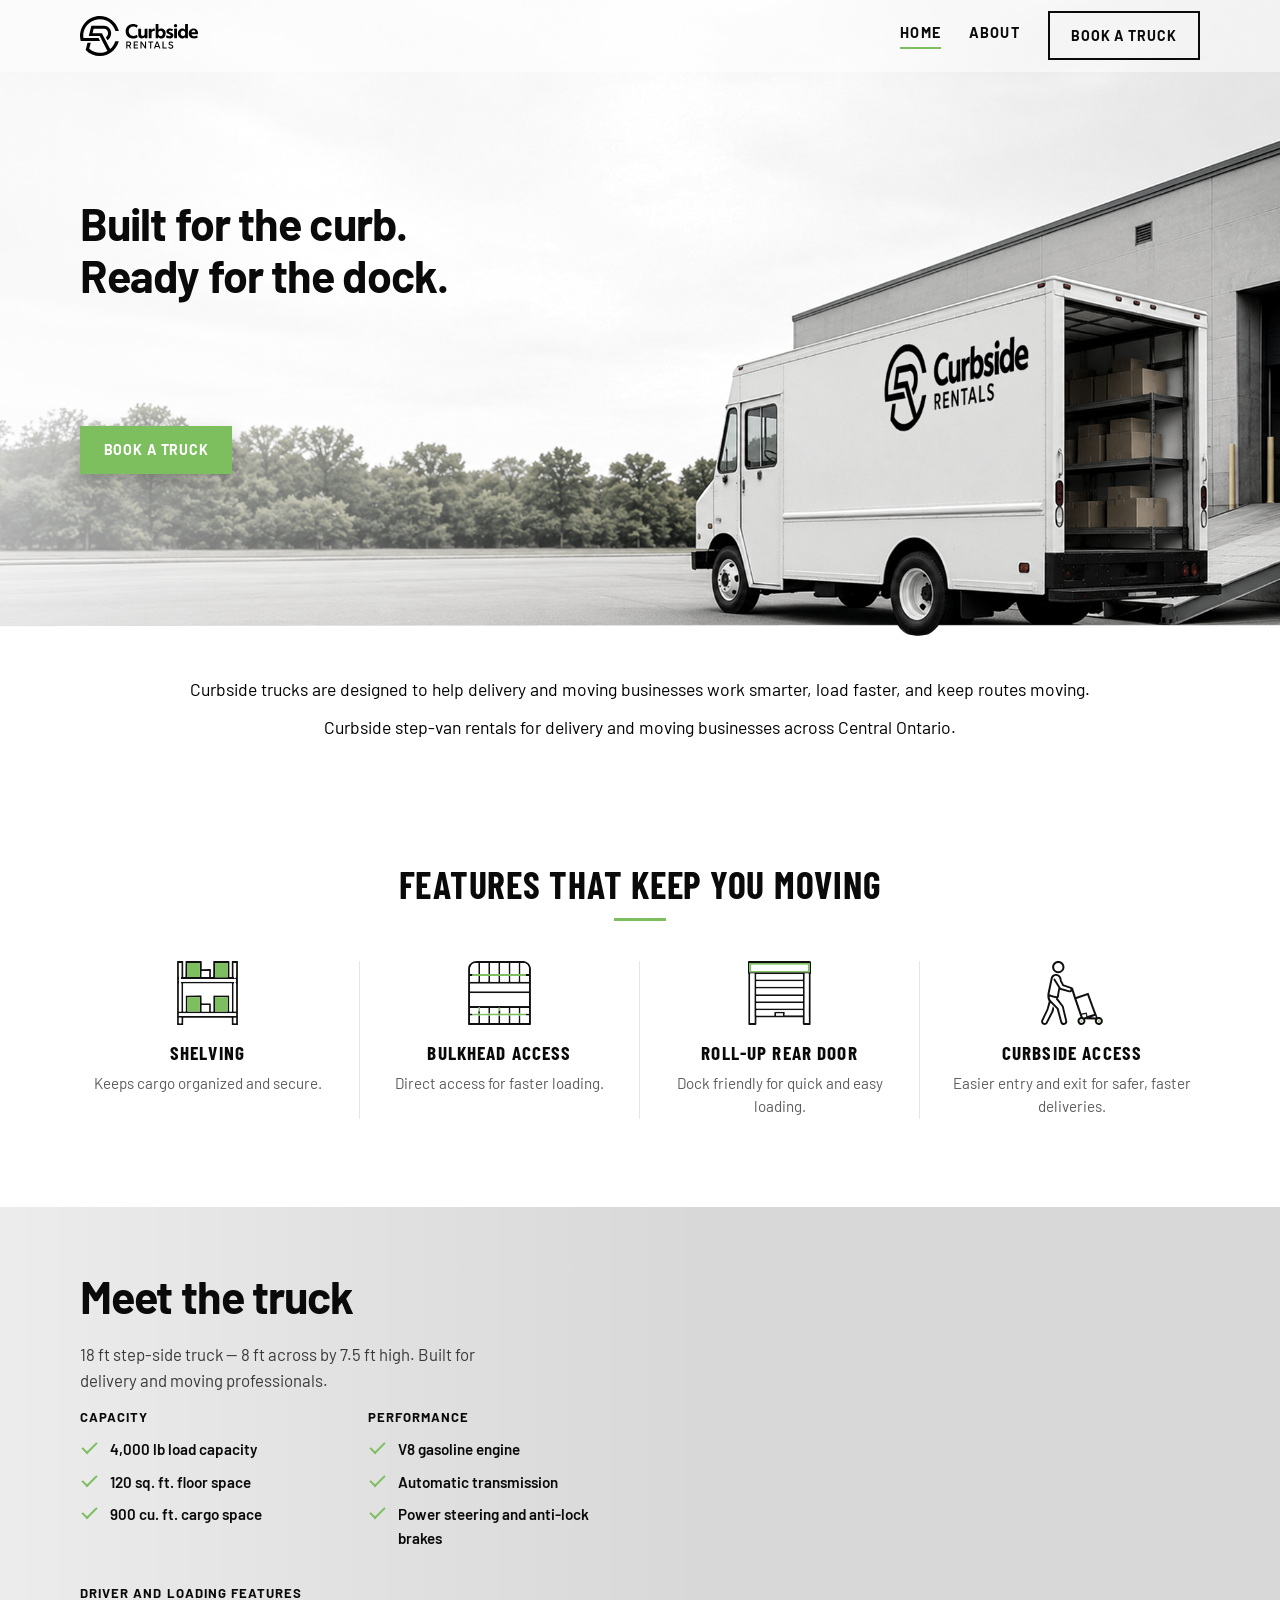
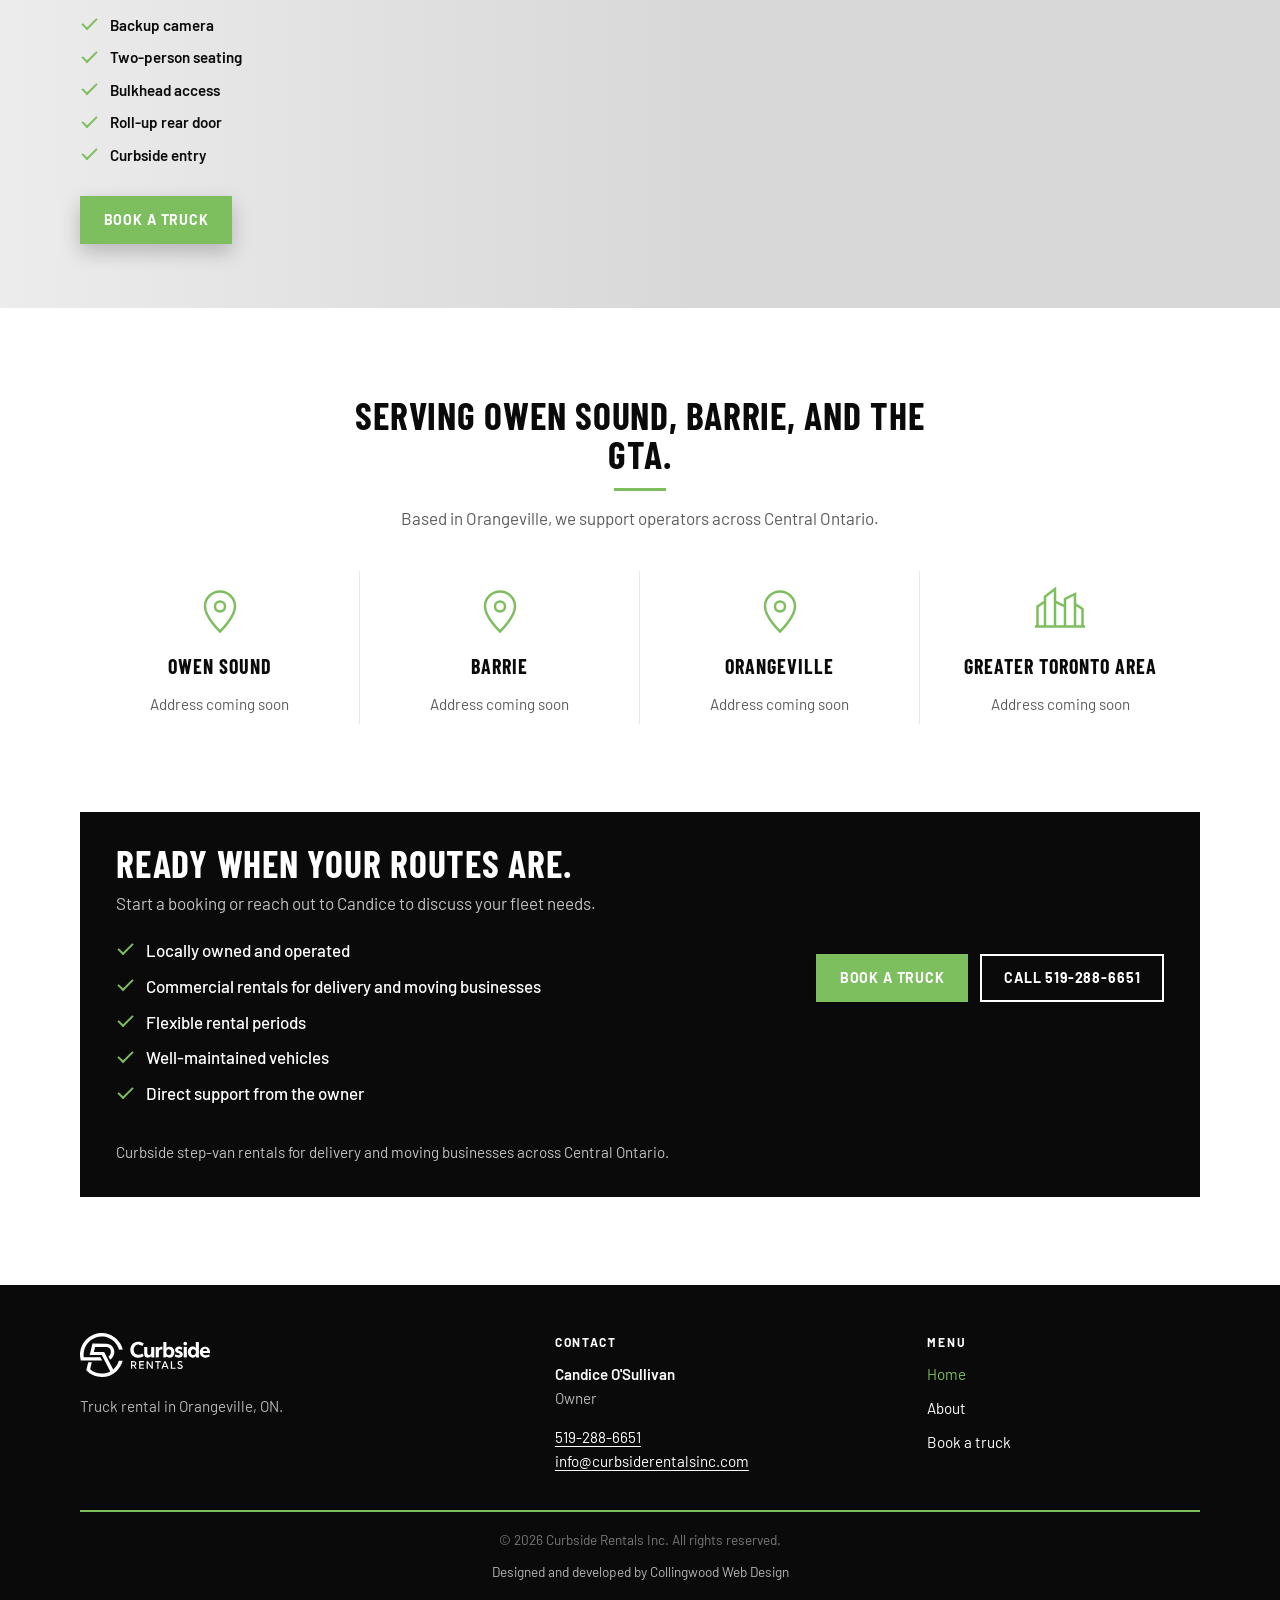
<file: index.html>
<!DOCTYPE html>
<html lang="en">
<head>
  <meta charset="UTF-8" />
  <meta name="viewport" content="width=device-width, initial-scale=1.0" />
  <title>Curbside Rentals | Truck Rental in Orangeville, ON</title>
  <meta name="description" content="Curbside Rentals rents curbside trucks in Orangeville, ON for delivery and moving businesses. Serving Owen Sound, Barrie, and the GTA." />
  <link rel="preconnect" href="https://fonts.googleapis.com" />
  <link rel="preconnect" href="https://fonts.gstatic.com" crossorigin />
  <link href="https://fonts.googleapis.com/css2?family=Barlow:wght@400;500;600;700&family=Barlow+Condensed:wght@600;700&display=swap" rel="stylesheet" />
  <link rel="stylesheet" href="styles.css?v=46" />
</head>
<body>
  <a class="skip-link" href="#main">Skip to content</a>

  <header class="site-header">
    <div class="shell header-inner">
      <a class="logo" href="index.html">
        <img src="assets/logo/Curbside-Rentals-logo.svg" alt="Curbside Rentals" width="500" height="169" />
      </a>
      <button class="nav-toggle" type="button" aria-expanded="false" aria-controls="site-nav" aria-label="Open menu">
        <span></span><span></span>
      </button>
      <nav id="site-nav" class="site-nav" aria-label="Primary">
        <a href="index.html" aria-current="page">Home</a>
        <a href="about.html">About</a>
        <a class="btn btn-primary nav-book" href="booking.html">Book a truck</a>
      </nav>
    </div>
  </header>

  <main id="main">
    <section class="hero" aria-label="Introduction">
      <div class="hero-media" aria-hidden="true">
        <img src="assets/images/hero-home-5.jpg" alt="" width="1920" height="1080" />
      </div>
      <div class="hero-veil" aria-hidden="true"></div>
      <div class="shell hero-content">
        <h1>
          <span class="hero-line">Built for the curb.</span>
          <span class="hero-line">Ready for the dock.</span>
        </h1>
        <p class="lede hero-lede-reserve">Curbside trucks are designed to help delivery and moving businesses work smarter, load faster, and keep routes moving.</p>
        <a class="btn btn-primary" href="booking.html">Book a truck</a>
      </div>
    </section>

    <div class="hero-lede-band">
      <div class="shell">
        <p class="lede">Curbside trucks are designed to help delivery and moving businesses work smarter, load faster, and keep routes moving.</p>
        <p class="lede">Curbside step-van rentals for delivery and moving businesses across Central Ontario.</p>
      </div>
    </div>
    <section class="section" id="features">
      <div class="shell">
        <h2 class="section-title">Features that keep you moving</h2>
        <ul class="feature-grid">
          <li>
            <span class="icon" aria-hidden="true">
              <img src="assets/icons/shelving.svg" alt="" width="100" height="100" />
            </span>
            <h3>Shelving</h3>
            <p>Keeps cargo organized and secure.</p>
          </li>
          <li>
            <span class="icon" aria-hidden="true">
              <img src="assets/icons/bulkhead-access.svg" alt="" width="100" height="100" />
            </span>
            <h3>Bulkhead access</h3>
            <p>Direct access for faster loading.</p>
          </li>
          <li>
            <span class="icon" aria-hidden="true">
              <img src="assets/icons/roll-up-rear-door.svg" alt="" width="100" height="100" />
            </span>
            <h3>Roll-up rear door</h3>
            <p>Dock friendly for quick and easy loading.</p>
          </li>
          <li>
            <span class="icon" aria-hidden="true">
              <img src="assets/icons/curbside-access.svg" alt="" width="96" height="100" />
            </span>
            <h3>Curbside access</h3>
            <p>Easier entry and exit for safer, faster deliveries.</p>
          </li>
        </ul>
      </div>
    </section>

    <section class="meet-hero" id="meet-the-truck" aria-label="Meet the truck">
      <div class="meet-hero-media" aria-hidden="true">
        <picture>
          <source media="(max-width: 900px)" srcset="assets/images/2--Curbside-rentals-meet-the-truck.-cell-tablet.jpg" />
          <img src="assets/images/2--Curbside-rentals-meet-the-truck.jpg" alt="" width="1920" height="1080" loading="lazy" />
        </picture>
      </div>
      <div class="meet-hero-veil" aria-hidden="true"></div>
      <div class="shell meet-hero-content">
        <h2>Meet the truck</h2>
        <p class="lede">18 ft step-side truck — 8 ft across by 7.5 ft high. Built for delivery and moving professionals.</p>
        <div class="meet-specs">
          <div class="meet-spec-group">
            <h3>Capacity</h3>
            <ul class="check-list check-list-dense">
              <li>4,000 lb load capacity</li>
              <li>120 sq. ft. floor space</li>
              <li>900 cu. ft. cargo space</li>
            </ul>
          </div>
          <div class="meet-spec-group">
            <h3>Performance</h3>
            <ul class="check-list check-list-dense">
              <li>V8 gasoline engine</li>
              <li>Automatic transmission</li>
              <li>Power steering and anti-lock brakes</li>
            </ul>
          </div>
          <div class="meet-spec-group">
            <h3>Driver and loading features</h3>
            <ul class="check-list check-list-dense">
              <li>Backup camera</li>
              <li>Two-person seating</li>
              <li>Bulkhead access</li>
              <li>Roll-up rear door</li>
              <li>Curbside entry</li>
            </ul>
          </div>
        </div>
        <a class="btn btn-primary" href="booking.html">Book a truck</a>
      </div>
    </section>

    <section class="section" id="service-area">
      <div class="shell">
        <header class="section-head center">
          <h2 class="section-title">Serving Owen Sound, Barrie, and the GTA.</h2>
          <p>Based in Orangeville, we support operators across Central Ontario.</p>
        </header>
        <ul class="location-grid" aria-label="Regions served">
          <li>
            <span class="icon" aria-hidden="true">
              <svg viewBox="0 0 48 48" fill="none" stroke="currentColor" stroke-width="2">
                <path d="M24 42s-12-11.5-12-20a12 12 0 1 1 24 0c0 8.5-12 20-12 20z" />
                <circle cx="24" cy="22" r="4" />
              </svg>
            </span>
            <span class="location-name">Owen Sound</span>
            <p>Address coming soon</p>
          </li>
          <li>
            <span class="icon" aria-hidden="true">
              <svg viewBox="0 0 48 48" fill="none" stroke="currentColor" stroke-width="2">
                <path d="M24 42s-12-11.5-12-20a12 12 0 1 1 24 0c0 8.5-12 20-12 20z" />
                <circle cx="24" cy="22" r="4" />
              </svg>
            </span>
            <span class="location-name">Barrie</span>
            <p>Address coming soon</p>
          </li>
          <li>
            <span class="icon" aria-hidden="true">
              <svg viewBox="0 0 48 48" fill="none" stroke="currentColor" stroke-width="2">
                <path d="M24 42s-12-11.5-12-20a12 12 0 1 1 24 0c0 8.5-12 20-12 20z" />
                <circle cx="24" cy="22" r="4" />
              </svg>
            </span>
            <span class="location-name">Orangeville</span>
            <p>Address coming soon</p>
          </li>
          <li>
            <span class="icon" aria-hidden="true">
              <svg viewBox="0 0 48 48" fill="none" stroke="currentColor" stroke-width="2">
                <path d="M6 38V22l6-4v20M12 38V14l8-6v30M20 38V18l8 4v16M28 38V16l8-4v26M36 38V20l6 4v14M4 38h40" />
              </svg>
            </span>
            <span class="location-name">Greater Toronto Area</span>
            <p>Address coming soon</p>
          </li>
        </ul>
      </div>
    </section>

    <section class="section section-cta">
      <div class="shell cta-band">
        <div class="cta-copy">
          <h2>Ready when your routes are.</h2>
          <p>Start a booking or reach out to Candice to discuss your fleet needs.</p>
          <ul class="check-list cta-checks">
            <li>Locally owned and operated</li>
            <li>Commercial rentals for delivery and moving businesses</li>
            <li>Flexible rental periods</li>
            <li>Well-maintained vehicles</li>
            <li>Direct support from the owner</li>
          </ul>
        </div>
        <div class="cta-actions">
          <a class="btn btn-primary" href="booking.html">Book a truck</a>
          <a class="btn btn-outline-light" href="tel:+15192886651">Call 519-288-6651</a>
        </div>
        <p class="cta-note">Curbside step-van rentals for delivery and moving businesses across Central Ontario.</p>
      </div>
    </section>
  </main>

  <footer class="site-footer">
    <div class="shell footer-grid">
      <div>
        <a class="footer-brand" href="index.html">
          <img src="assets/logo/Curbside-Rentals-logo.svg" alt="Curbside Rentals" width="500" height="169" />
        </a>
        <p>Truck rental in Orangeville, ON.</p>
      </div>
      <div>
        <p class="footer-label">Contact</p>
        <p><strong>Candice O'Sullivan</strong><br />Owner</p>
        <p>
          <a href="tel:+15192886651">519-288-6651</a><br />
          <a href="mailto:info@curbsiderentalsinc.com">info@curbsiderentalsinc.com</a>
        </p>
      </div>
      <div>
        <p class="footer-label">Menu</p>
        <nav class="footer-menu" aria-label="Footer">
          <a href="index.html" aria-current="page">Home</a>
          <a href="about.html">About</a>
          <a href="booking.html">Book a truck</a>
        </nav>
      </div>
    </div>
    <div class="shell footer-bottom">
      <p>&copy; <span data-year></span> Curbside Rentals Inc. All rights reserved.</p>
      <p class="footer-credit">
        <a href="https://www.collingwoodwebdesign.com/" target="_blank" rel="noopener noreferrer">Designed and developed by Collingwood Web Design</a>
      </p>
    </div>
  </footer>

  <script src="script.js"></script>
</body>
</html>
</file>
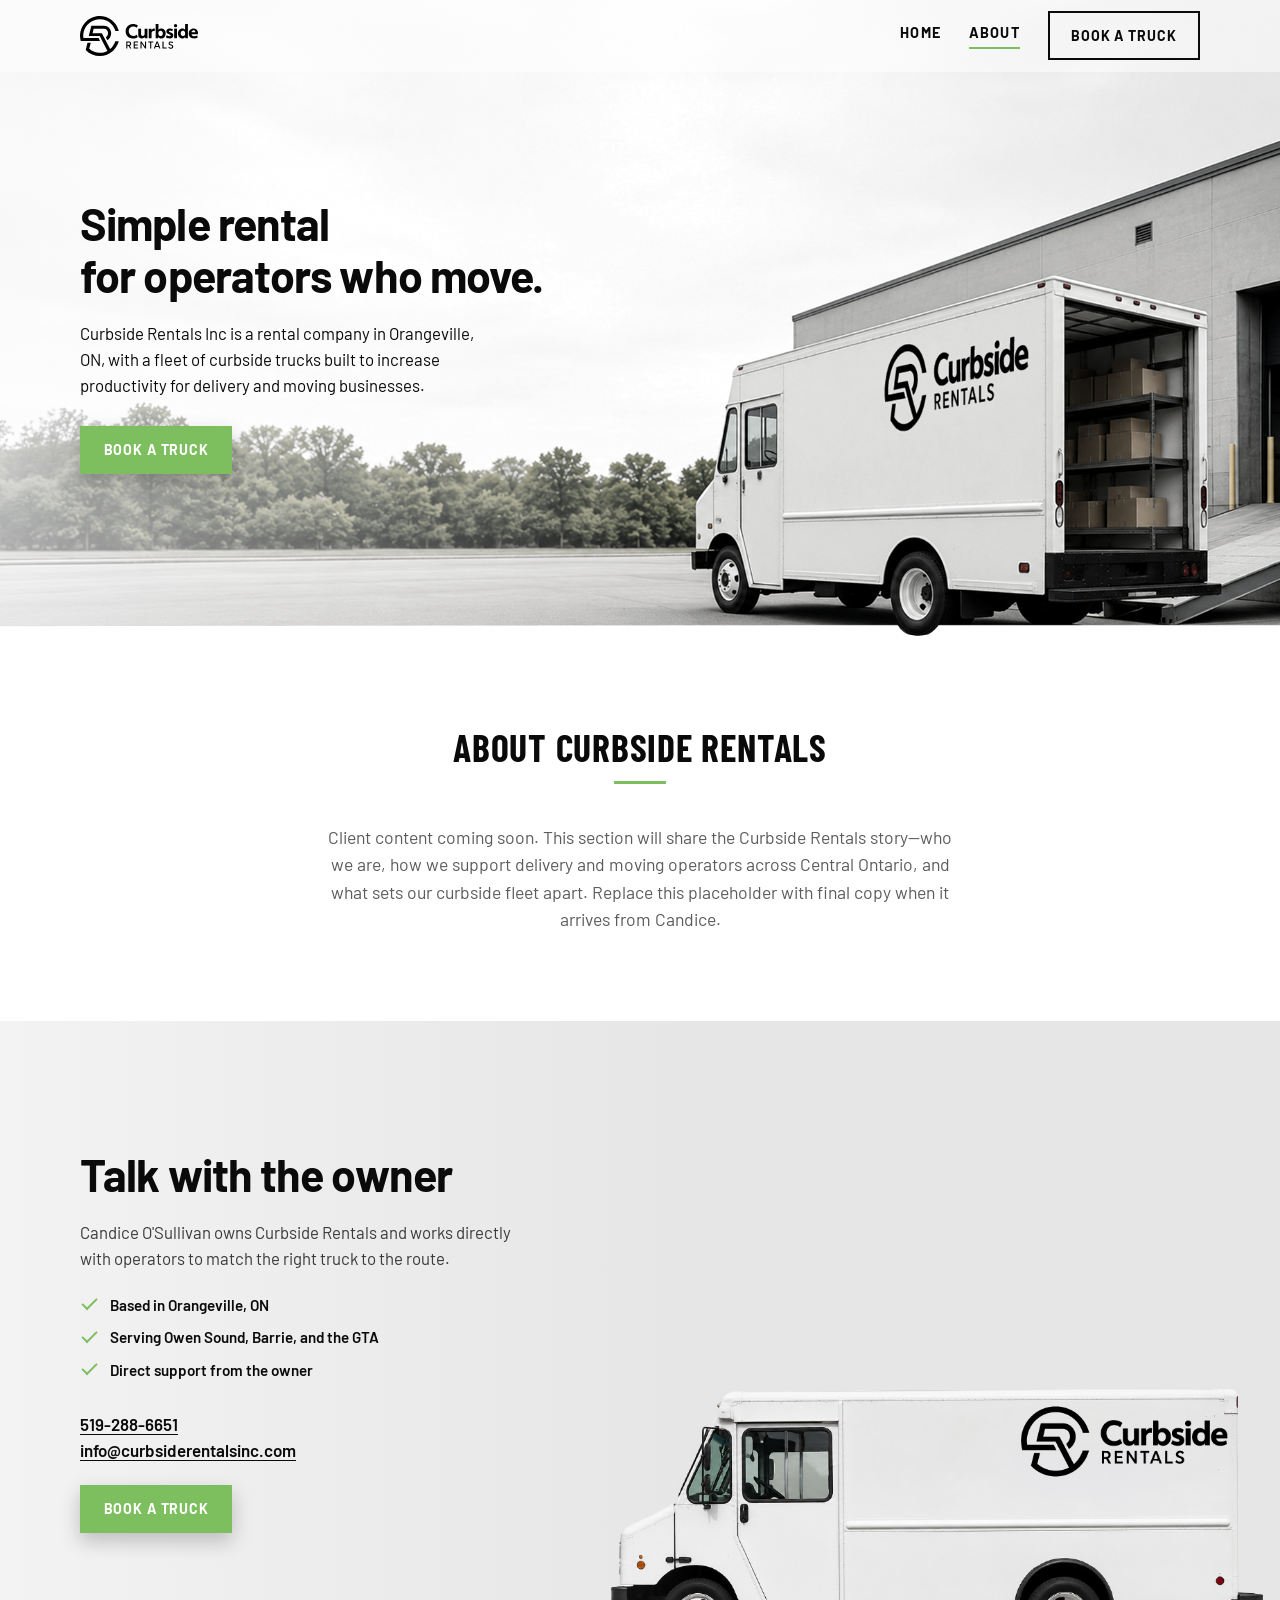
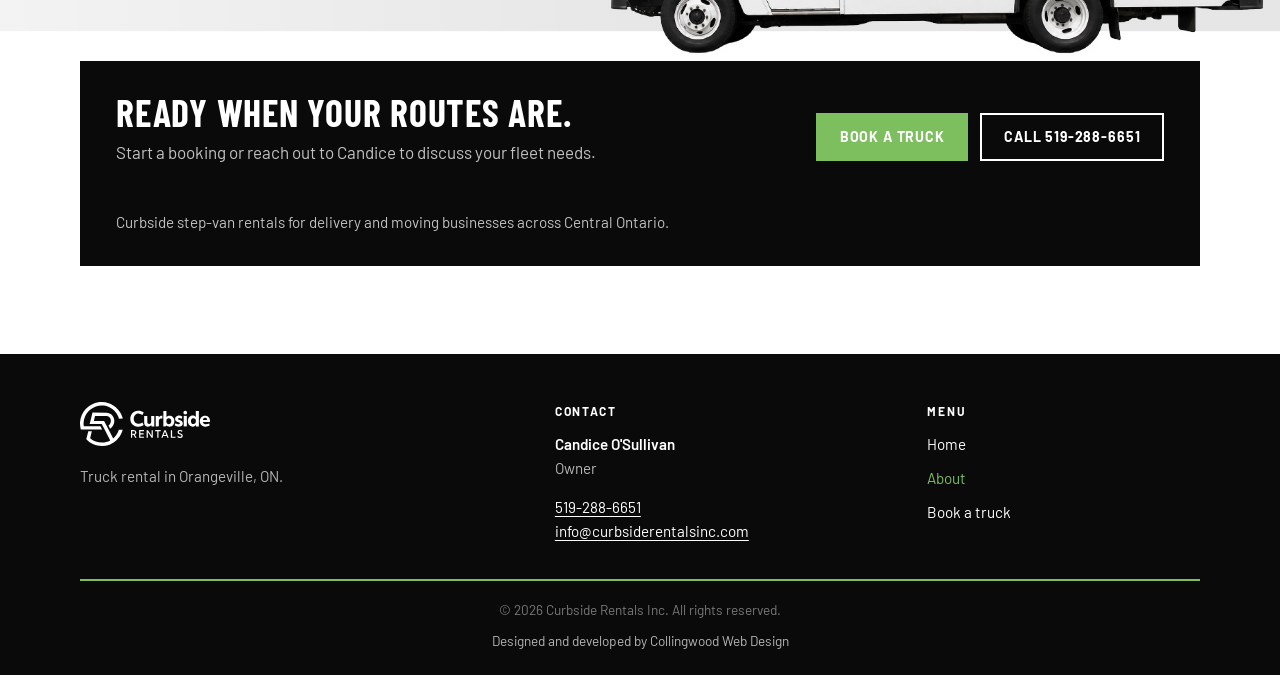
<file: about.html>
<!DOCTYPE html>
<html lang="en">
<head>
  <meta charset="UTF-8" />
  <meta name="viewport" content="width=device-width, initial-scale=1.0" />
  <title>About | Curbside Rentals</title>
  <meta name="description" content="About Curbside Rentals Inc—truck rental in Orangeville, ON focused on productivity and safer curbside access." />
  <link rel="preconnect" href="https://fonts.googleapis.com" />
  <link rel="preconnect" href="https://fonts.gstatic.com" crossorigin />
  <link href="https://fonts.googleapis.com/css2?family=Barlow:wght@400;500;600;700&family=Barlow+Condensed:wght@600;700&display=swap" rel="stylesheet" />
  <link rel="stylesheet" href="styles.css?v=46" />
</head>
<body>
  <a class="skip-link" href="#main">Skip to content</a>

  <header class="site-header">
    <div class="shell header-inner">
      <a class="logo" href="index.html">
        <img src="assets/logo/Curbside-Rentals-logo.svg" alt="Curbside Rentals" width="500" height="169" />
      </a>
      <button class="nav-toggle" type="button" aria-expanded="false" aria-controls="site-nav" aria-label="Open menu">
        <span></span><span></span>
      </button>
      <nav id="site-nav" class="site-nav" aria-label="Primary">
        <a href="index.html">Home</a>
        <a href="about.html" aria-current="page">About</a>
        <a class="btn btn-primary nav-book" href="booking.html">Book a truck</a>
      </nav>
    </div>
  </header>

  <main id="main">
    <section class="hero" aria-label="About Curbside Rentals">
      <div class="hero-media" aria-hidden="true">
        <img src="assets/images/hero-home-5.jpg" alt="" width="1920" height="1080" />
      </div>
      <div class="hero-veil" aria-hidden="true"></div>
      <div class="shell hero-content">
        <h1>
          <span class="hero-line">Simple rental</span>
          <span class="hero-line">for operators who move.</span>
        </h1>
        <p class="lede">Curbside Rentals Inc is a rental company in Orangeville, ON, with a fleet of curbside trucks built to increase productivity for delivery and moving businesses.</p>
        <a class="btn btn-primary" href="booking.html">Book a truck</a>
      </div>
    </section>

    <section class="section" id="about-copy">
      <div class="shell">
        <header class="section-head center">
          <h2 class="section-title">About Curbside Rentals</h2>
        </header>
        <div class="prose about-placeholder">
          <p>Client content coming soon. This section will share the Curbside Rentals story—who we are, how we support delivery and moving operators across Central Ontario, and what sets our curbside fleet apart. Replace this placeholder with final copy when it arrives from Candice.</p>
        </div>
      </div>
    </section>

    <section class="meet-hero about-owner" aria-label="Talk with the owner">
      <div class="meet-hero-media" aria-hidden="true">
        <img src="assets/images/2--Curbside-rentals-meet-the-truck.jpg" alt="" width="1920" height="1080" loading="lazy" />
      </div>
      <div class="meet-hero-veil" aria-hidden="true"></div>
      <div class="shell meet-hero-content">
        <h2>Talk with the owner</h2>
        <p class="lede">Candice O'Sullivan owns Curbside Rentals and works directly with operators to match the right truck to the route.</p>
        <ul class="check-list check-list-dense">
          <li>Based in Orangeville, ON</li>
          <li>Serving Owen Sound, Barrie, and the GTA</li>
          <li>Direct support from the owner</li>
        </ul>
        <p class="about-contact">
          <a class="text-link" href="tel:+15192886651">519-288-6651</a><br />
          <a class="text-link" href="mailto:info@curbsiderentalsinc.com">info@curbsiderentalsinc.com</a>
        </p>
        <a class="btn btn-primary" href="booking.html">Book a truck</a>
      </div>
    </section>

    <section class="section section-cta">
      <div class="shell cta-band">
        <div class="cta-copy">
          <h2>Ready when your routes are.</h2>
          <p>Start a booking or reach out to Candice to discuss your fleet needs.</p>
        </div>
        <div class="cta-actions">
          <a class="btn btn-primary" href="booking.html">Book a truck</a>
          <a class="btn btn-outline-light" href="tel:+15192886651">Call 519-288-6651</a>
        </div>
        <p class="cta-note">Curbside step-van rentals for delivery and moving businesses across Central Ontario.</p>
      </div>
    </section>
  </main>

  <footer class="site-footer">
    <div class="shell footer-grid">
      <div>
        <a class="footer-brand" href="index.html">
          <img src="assets/logo/Curbside-Rentals-logo.svg" alt="Curbside Rentals" width="500" height="169" />
        </a>
        <p>Truck rental in Orangeville, ON.</p>
      </div>
      <div>
        <p class="footer-label">Contact</p>
        <p><strong>Candice O'Sullivan</strong><br />Owner</p>
        <p>
          <a href="tel:+15192886651">519-288-6651</a><br />
          <a href="mailto:info@curbsiderentalsinc.com">info@curbsiderentalsinc.com</a>
        </p>
      </div>
      <div>
        <p class="footer-label">Menu</p>
        <nav class="footer-menu" aria-label="Footer">
          <a href="index.html">Home</a>
          <a href="about.html" aria-current="page">About</a>
          <a href="booking.html">Book a truck</a>
        </nav>
      </div>
    </div>
    <div class="shell footer-bottom">
      <p>&copy; <span data-year></span> Curbside Rentals Inc. All rights reserved.</p>
      <p class="footer-credit">
        <a href="https://www.collingwoodwebdesign.com/" target="_blank" rel="noopener noreferrer">Designed and developed by Collingwood Web Design</a>
      </p>
    </div>
  </footer>

  <script src="script.js"></script>
</body>
</html>
</file>
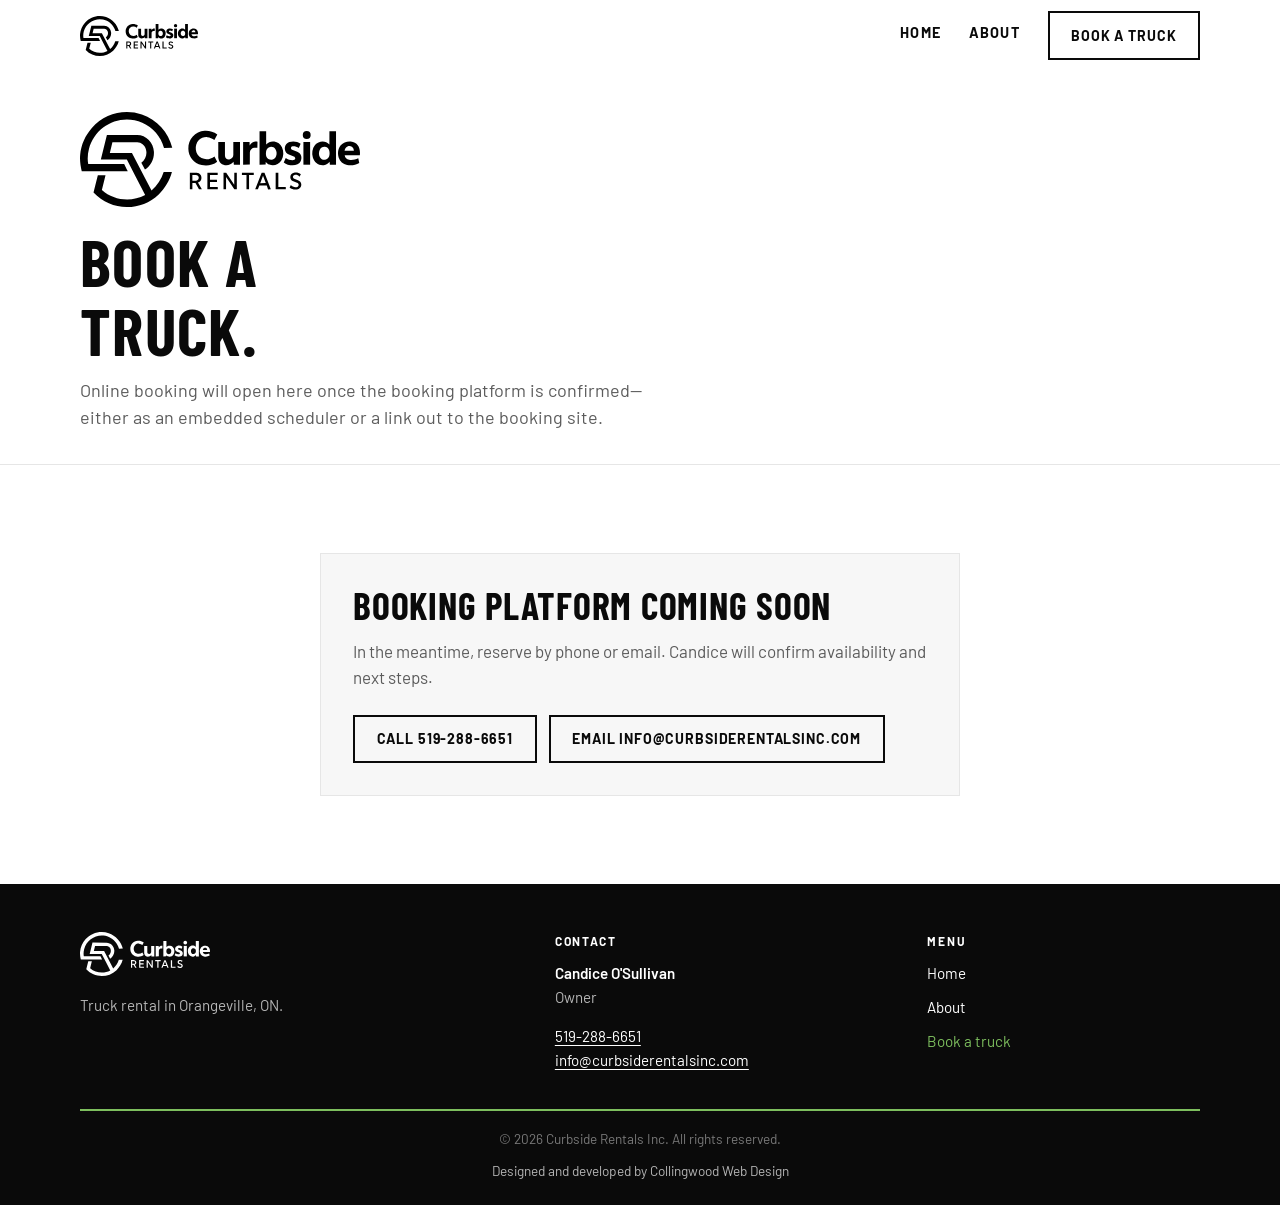
<file: booking.html>
<!DOCTYPE html>
<html lang="en">
<head>
  <meta charset="UTF-8" />
  <meta name="viewport" content="width=device-width, initial-scale=1.0" />
  <title>Booking | Curbside Rentals</title>
  <meta name="description" content="Book a Curbside Rentals truck. Online booking coming soon—call or email Candice O'Sullivan to reserve today." />
  <link rel="preconnect" href="https://fonts.googleapis.com" />
  <link rel="preconnect" href="https://fonts.gstatic.com" crossorigin />
  <link href="https://fonts.googleapis.com/css2?family=Barlow:wght@400;500;600;700&family=Barlow+Condensed:wght@600;700&display=swap" rel="stylesheet" />
  <link rel="stylesheet" href="styles.css?v=46" />
</head>
<body>
  <a class="skip-link" href="#main">Skip to content</a>

  <header class="site-header">
    <div class="shell header-inner">
      <a class="logo" href="index.html">
        <img src="assets/logo/Curbside-Rentals-logo.svg" alt="Curbside Rentals" width="500" height="169" />
      </a>
      <button class="nav-toggle" type="button" aria-expanded="false" aria-controls="site-nav" aria-label="Open menu">
        <span></span><span></span>
      </button>
      <nav id="site-nav" class="site-nav" aria-label="Primary">
        <a href="index.html">Home</a>
        <a href="about.html">About</a>
        <a class="btn btn-primary nav-book" href="booking.html" aria-current="page">Book a truck</a>
      </nav>
    </div>
  </header>

  <main id="main">
    <section class="page-hero">
      <div class="shell">
        <img class="brand-lockup" src="assets/logo/Curbside-Rentals-logo.svg" alt="Curbside Rentals" width="500" height="169" />
        <h1>Book a truck.</h1>
        <p class="lede">Online booking will open here once the booking platform is confirmed—either as an embedded scheduler or a link out to the booking site.</p>
      </div>
    </section>

    <section class="section">
      <div class="shell booking-panel">
        <!--
          When the booking platform is confirmed, replace this panel with either:
          1) An iframe embed, or
          2) A prominent button linking to the external booking URL.
        -->
        <div class="booking-placeholder" id="booking-embed">
          <h2>Booking platform coming soon</h2>
          <p>In the meantime, reserve by phone or email. Candice will confirm availability and next steps.</p>
          <div class="booking-contacts">
            <a class="btn btn-primary" href="tel:+15192886651">Call 519-288-6651</a>
            <a class="btn btn-secondary" href="mailto:info@curbsiderentalsinc.com">Email info@curbsiderentalsinc.com</a>
          </div>
          <!-- Example external link (uncomment and set URL when ready):
          <a class="btn btn-primary" href="https://BOOKING-URL-HERE" target="_blank" rel="noopener noreferrer">Continue to booking</a>
          -->
          <!-- Example embed (uncomment and set src when ready):
          <iframe title="Curbside Rentals booking" src="https://BOOKING-URL-HERE" loading="lazy"></iframe>
          -->
        </div>
      </div>
    </section>
  </main>

  <footer class="site-footer">
    <div class="shell footer-grid">
      <div>
        <a class="footer-brand" href="index.html">
          <img src="assets/logo/Curbside-Rentals-logo.svg" alt="Curbside Rentals" width="500" height="169" />
        </a>
        <p>Truck rental in Orangeville, ON.</p>
      </div>
      <div>
        <p class="footer-label">Contact</p>
        <p><strong>Candice O'Sullivan</strong><br />Owner</p>
        <p>
          <a href="tel:+15192886651">519-288-6651</a><br />
          <a href="mailto:info@curbsiderentalsinc.com">info@curbsiderentalsinc.com</a>
        </p>
      </div>
      <div>
        <p class="footer-label">Menu</p>
        <nav class="footer-menu" aria-label="Footer">
          <a href="index.html">Home</a>
          <a href="about.html">About</a>
          <a href="booking.html" aria-current="page">Book a truck</a>
        </nav>
      </div>
    </div>
    <div class="shell footer-bottom">
      <p>&copy; <span data-year></span> Curbside Rentals Inc. All rights reserved.</p>
      <p class="footer-credit">
        <a href="https://www.collingwoodwebdesign.com/" target="_blank" rel="noopener noreferrer">Designed and developed by Collingwood Web Design</a>
      </p>
    </div>
  </footer>

  <script src="script.js"></script>
</body>
</html>
</file>
<file: styles.css>
/* Curbside Rentals — mockup layout, black & white */
:root {
  --black: #0a0a0a;
  --white: #ffffff;
  --off-white: #f7f7f7;
  --gray: #5c5c5c;
  --line: #e6e6e6;
  --blue: #7dbe5e;
  --blue-deep: #6fae4a;
  --shell: min(1120px, calc(100% - 2.5rem));
  --header-h: 4.5rem;
  --font: "Barlow", sans-serif;
  --font-display: "Barlow Condensed", "Barlow", sans-serif;
  --ease: cubic-bezier(0.22, 1, 0.36, 1);
}

*,
*::before,
*::after {
  box-sizing: border-box;
}

html {
  scroll-behavior: smooth;
}

body {
  margin: 0;
  font-family: var(--font);
  font-size: 1.0625rem;
  line-height: 1.55;
  color: var(--black);
  background: var(--white);
}

img {
  display: block;
  max-width: 100%;
  height: auto;
}

a {
  color: var(--black);
}

h1,
h2,
h3,
.section-title {
  font-family: var(--font-display);
  font-weight: 700;
  letter-spacing: 0.02em;
  line-height: 1.05;
  margin: 0 0 0.75rem;
  text-transform: uppercase;
  color: var(--black);
}

h1 {
  font-size: clamp(2.5rem, 5.5vw, 4.1rem);
  max-width: 12ch;
}

h2,
.section-title {
  font-size: clamp(1.7rem, 3.4vw, 2.35rem);
}

h3 {
  font-size: 1.2rem;
  letter-spacing: 0.06em;
  margin-bottom: 0.45rem;
}

p {
  margin: 0 0 1rem;
  color: var(--gray);
}

p:last-child {
  margin-bottom: 0;
}

.shell {
  width: var(--shell);
  margin-inline: auto;
}

.skip-link {
  position: absolute;
  width: 1px;
  height: 1px;
  padding: 0;
  margin: -1px;
  overflow: hidden;
  clip: rect(0, 0, 0, 0);
  white-space: nowrap;
  border: 0;
}

.skip-link:focus {
  position: fixed;
  top: 1rem;
  left: 1rem;
  z-index: 100;
  width: auto;
  height: auto;
  margin: 0;
  padding: 0.6rem 1rem;
  overflow: visible;
  clip: auto;
  background: var(--black);
  color: var(--white);
  font-weight: 600;
}

/* Header — translucent white over hero, solid white after scroll */
.site-header {
  position: fixed;
  inset: 0 0 auto;
  z-index: 50;
  height: var(--header-h);
  background: rgba(255, 255, 255, 0.5);
  border-bottom: 1px solid transparent;
  transition: background 0.25s var(--ease), border-color 0.25s var(--ease), box-shadow 0.25s var(--ease);
}

.site-header.is-scrolled,
.site-header.nav-open {
  background: var(--white);
  border-bottom-color: var(--line);
}

.site-header.is-scrolled {
  box-shadow: 0 1px 0 rgba(0, 0, 0, 0.04);
}

.header-inner {
  display: flex;
  align-items: center;
  justify-content: space-between;
  height: 100%;
  gap: 1rem;
}

.logo {
  display: inline-flex;
  align-items: center;
  text-decoration: none;
  flex-shrink: 0;
}

.logo:hover {
  opacity: 0.75;
}

.logo img {
  width: auto;
  height: 2.5rem;
}

.site-nav {
  display: flex;
  align-items: center;
  gap: 1.75rem;
}

.site-nav a:not(.btn) {
  text-decoration: none;
  font-size: 0.9rem;
  font-weight: 700;
  letter-spacing: 0.08em;
  text-transform: uppercase;
  color: var(--black);
  padding-bottom: 0.15rem;
  border-bottom: 2px solid transparent;
}

.site-nav a:not(.btn):hover,
.site-nav a:not(.btn)[aria-current="page"] {
  border-bottom-color: var(--blue);
  color: var(--black);
}

.nav-book {
  min-height: 2.6rem;
  padding: 0.55rem 1.1rem;
  font-size: 0.82rem;
  border-color: var(--blue);
  background: transparent;
  color: var(--black);
}

.nav-book:hover {
  border-color: var(--blue);
  background: transparent;
  color: var(--black);
}

.nav-toggle {
  display: none;
  width: 2.5rem;
  height: 2.5rem;
  border: 0;
  background: transparent;
  cursor: pointer;
  padding: 0;
}

.nav-toggle span {
  display: block;
  width: 1.35rem;
  height: 2px;
  margin: 0.35rem auto;
  background: var(--black);
  transition: transform 0.25s var(--ease), opacity 0.25s;
}

.nav-toggle[aria-expanded="true"] span:first-child {
  transform: translateY(4px) rotate(45deg);
}

.nav-toggle[aria-expanded="true"] span:last-child {
  transform: translateY(-4px) rotate(-45deg);
}

/* Buttons */
.btn {
  display: inline-flex;
  align-items: center;
  justify-content: center;
  min-height: 3rem;
  padding: 0.7rem 1.35rem;
  border: 2px solid var(--black);
  font-family: var(--font);
  font-size: 0.88rem;
  font-weight: 700;
  letter-spacing: 0.06em;
  text-decoration: none;
  text-transform: uppercase;
  cursor: pointer;
  transition: background 0.2s var(--ease), color 0.2s var(--ease), border-color 0.2s var(--ease);
}

.btn:hover {
  text-decoration: none;
}

.btn-dark {
  background: var(--black);
  border-color: var(--black);
  color: var(--white);
}

.btn-dark:hover {
  background: var(--white);
  color: var(--black);
}

.btn-secondary {
  background: transparent;
  color: var(--black);
}

.btn-secondary:hover {
  background: var(--black);
  color: var(--white);
}

.btn-light {
  background: var(--white);
  color: var(--black);
  border-color: var(--white);
}

.btn-light:hover {
  background: transparent;
  color: var(--white);
}

.btn-outline-light {
  background: transparent;
  color: var(--white);
  border-color: var(--white);
}

.btn-outline-light:hover {
  background: var(--white);
  color: var(--black);
}

.text-link {
  font-weight: 600;
  color: var(--black);
}

/* Hero — full-bleed photo, copy left over open asphalt */
.hero {
  position: relative;
  min-height: min(72vh, 640px);
  display: grid;
  align-items: center;
  overflow: hidden;
  background: #d8d8d8;
}

.hero-media {
  position: absolute;
  inset: 0;
}

.hero-media img {
  width: 100%;
  height: 100%;
  object-fit: cover;
  object-position: center bottom;
  filter: grayscale(0.55) contrast(1.02);
}

.hero-veil {
  position: absolute;
  inset: 0;
  pointer-events: none;
  background: linear-gradient(
    90deg,
    rgba(255, 255, 255, 0.68) 0%,
    rgba(255, 255, 255, 0.32) 30%,
    rgba(255, 255, 255, 0) 55%
  );
}

.hero-content {
  position: relative;
  z-index: 1;
  padding: calc(var(--header-h) + clamp(2rem, 5vw, 3.5rem)) 0 clamp(3.5rem, 9vw, 6rem);
  justify-self: center;
  width: var(--shell);
  max-width: none;
  margin-inline: auto;
}

.hero-content h1 {
  font-family: var(--font);
  font-weight: 700;
  font-size: clamp(1.7rem, 3.5vw, 3rem);
  line-height: 1.15;
  letter-spacing: -0.02em;
  text-transform: none;
  max-width: none;
  margin: 0 0 1.15rem;
  color: var(--black);
}

.hero-content .hero-line {
  display: block;
  white-space: nowrap;
}

.hero-content .lede {
  max-width: 26rem;
  font-size: 1.05rem;
  line-height: 1.55;
  font-weight: 400;
  margin: 0 0 1.75rem;
  color: var(--black);
}

/* Desktop: keep hero button position, show lede below image */
.hero-lede-band {
  display: none;
}

@media (min-width: 901px) {
  .hero-content .hero-lede-reserve {
    visibility: hidden;
  }

  .hero-lede-band {
    display: block;
    width: 100%;
    padding: clamp(1.5rem, 3vw, 2.25rem) 0;
    background: var(--white);
    text-align: center;
  }

  .hero-lede-band .shell {
    width: var(--shell);
    max-width: none;
  }

  .hero-lede-band .lede {
    max-width: none;
    width: 100%;
    margin: 0 auto 0.65rem;
    font-size: 1.1rem;
    line-height: 1.55;
    font-weight: 400;
    color: #000;
    text-align: center;
  }

  .hero-lede-band .lede:last-child {
    margin-bottom: 0;
  }
}

.hero .btn-primary,
.meet-hero .btn-primary {
  background: var(--blue);
  border-color: var(--blue);
  color: var(--white);
  box-shadow: 0 8px 20px rgba(0, 0, 0, 0.22);
}

.hero .btn-primary:hover,
.meet-hero .btn-primary:hover {
  background: var(--black);
  border-color: var(--black);
  color: var(--white);
  box-shadow: 0 10px 24px rgba(0, 0, 0, 0.28);
}

.meet-hero-content .about-contact {
  margin: 0 0 1.35rem;
  color: var(--black);
}

.meet-hero-content .about-contact .text-link {
  font-weight: 600;
  color: var(--black);
}

/* Sections */
.section {
  padding: clamp(3.5rem, 8vw, 5.5rem) 0;
}

.section-alt {
  background: var(--off-white);
}

.section-title {
  text-align: center;
  margin-bottom: 2.5rem;
}

.section-title::after {
  content: "";
  display: block;
  width: 3.25rem;
  height: 3px;
  margin: 0.85rem auto 0;
  background: var(--blue);
}

.section-head.center {
  text-align: center;
  max-width: 40rem;
  margin: 0 auto 2.5rem;
}

.section-head.center .section-title {
  margin-bottom: 0.85rem;
}

.section-head.center p {
  margin-inline: auto;
  max-width: 34rem;
}

.headed {
  display: inline-block;
  padding-bottom: 0.65rem;
  border-bottom: 3px solid var(--black);
  margin-bottom: 1.15rem;
}

.split {
  display: grid;
  grid-template-columns: 1fr 1fr;
  gap: clamp(2rem, 5vw, 3.5rem);
  align-items: center;
}

.media-block {
  margin: 0;
  overflow: hidden;
  background: #ececec;
}

.media-block img {
  width: 100%;
  height: min(420px, 55vw);
  object-fit: cover;
  object-position: center;
}

/* Meet the truck — hero-style full-bleed background */
.meet-hero {
  position: relative;
  min-height: min(72vh, 640px);
  display: grid;
  align-items: center;
  overflow: hidden;
  background: #d8d8d8;
}

.meet-hero-media {
  position: absolute;
  inset: 0;
}

.meet-hero-media picture {
  display: block;
  width: 100%;
  height: 100%;
}

.meet-hero-media img {
  width: 100%;
  height: 100%;
  object-fit: cover;
  object-position: center bottom;
}

.meet-hero-veil {
  position: absolute;
  inset: 0;
  pointer-events: none;
  background: linear-gradient(
    90deg,
    rgba(255, 255, 255, 0.52) 0%,
    rgba(255, 255, 255, 0.22) 30%,
    rgba(255, 255, 255, 0) 55%
  );
}

.meet-hero-content {
  position: relative;
  z-index: 1;
  padding: clamp(2.5rem, 6vw, 4rem) 0;
  justify-self: center;
  width: var(--shell);
  max-width: none;
  margin-inline: auto;
}

.meet-hero-content h2 {
  font-family: var(--font);
  font-weight: 700;
  font-size: clamp(1.7rem, 3.5vw, 3rem);
  line-height: 1.15;
  letter-spacing: -0.02em;
  text-transform: none;
  max-width: none;
  margin: 0 0 1.15rem;
  color: var(--black);
}

.meet-hero-content .lede {
  max-width: 26rem;
  font-size: 1.05rem;
  line-height: 1.55;
  font-weight: 400;
  margin: 0 0 1.15rem;
  color: #3a3a3a;
}

.about-owner .meet-hero-content .lede {
  max-width: 28rem;
}

.meet-specs {
  display: grid;
  grid-template-columns: repeat(2, minmax(0, 1fr));
  gap: clamp(1.25rem, 3vw, 2rem);
  margin: 0 0 1.5rem;
  max-width: 34rem;
}

.meet-spec-group h3 {
  font-family: var(--font);
  font-size: 0.82rem;
  font-weight: 700;
  letter-spacing: 0.08em;
  text-transform: uppercase;
  color: var(--black);
  margin: 0 0 0.55rem;
}

.meet-hero-content .check-list {
  margin-bottom: 0;
  max-width: none;
  columns: auto;
}

.about-owner .meet-hero-content .check-list {
  margin-bottom: 1.5rem;
  max-width: 34rem;
  columns: 1;
}

.meet-hero-content .check-list-dense li {
  padding-top: 0.28rem;
  padding-bottom: 0.28rem;
  break-inside: avoid;
  font-size: 0.95rem;
}

.meet-hero-content .check-list li::before {
  border-left-color: var(--blue);
  border-bottom-color: var(--blue);
  top: 0.55rem;
}

/* Feature grid */
.feature-grid {
  list-style: none;
  margin: 0;
  padding: 0;
  display: grid;
  grid-template-columns: repeat(4, 1fr);
  gap: 0;
}

.feature-grid li {
  padding: 0 1.5rem;
  border-right: 1px solid var(--line);
  text-align: center;
  display: flex;
  flex-direction: column;
  align-items: center;
}

.feature-grid li:first-child {
  padding-left: 0;
}

.feature-grid li:last-child {
  border-right: 0;
  padding-right: 0;
}

.feature-grid h3 {
  margin-bottom: 0.5rem;
}

.feature-grid p {
  font-size: 0.95rem;
  max-width: 15rem;
}

.feature-grid .icon {
  display: inline-flex;
  width: 4rem;
  height: 4rem;
  margin-bottom: 1.15rem;
  color: var(--black);
}

.feature-grid .icon svg,
.feature-grid .icon img {
  width: 100%;
  height: 100%;
  object-fit: contain;
}

.icon {
  display: inline-flex;
  width: 3.75rem;
  height: 3.75rem;
  margin-bottom: 1.1rem;
  color: var(--black);
}

.icon svg {
  width: 100%;
  height: 100%;
}

/* Meet the truck */
.check-list {
  list-style: none;
  margin: 0 0 1.75rem;
  padding: 0;
}

.check-list li {
  position: relative;
  padding: 0.45rem 0 0.45rem 1.85rem;
  font-weight: 600;
  color: var(--black);
}

.check-list li::before {
  content: "";
  position: absolute;
  left: 0.1rem;
  top: 0.7rem;
  width: 0.95rem;
  height: 0.5rem;
  border-left: 2.5px solid var(--blue);
  border-bottom: 2.5px solid var(--blue);
  transform: rotate(-45deg);
}

/* Locations */
.location-grid {
  list-style: none;
  margin: 0;
  padding: 0;
  display: grid;
  grid-template-columns: repeat(4, 1fr);
}

.location-grid li {
  display: flex;
  flex-direction: column;
  align-items: center;
  gap: 0.75rem;
  padding: 0.5rem 1rem;
  border-right: 1px solid var(--line);
  text-align: center;
  color: var(--black);
}

.location-grid .location-name {
  font-family: var(--font-display);
  font-size: 1.25rem;
  font-weight: 700;
  letter-spacing: 0.05em;
  text-transform: uppercase;
}

.location-grid li p {
  margin: 0;
  font-family: var(--font);
  font-size: 0.95rem;
  font-weight: 400;
  letter-spacing: 0;
  text-transform: none;
  color: var(--gray);
  line-height: 1.4;
}

.location-grid li:last-child {
  border-right: 0;
}

.location-grid .icon {
  margin-bottom: 0;
  color: var(--blue);
}

/* CTA */
.section-cta {
  padding-top: 0;
}

.cta-band {
  display: grid;
  grid-template-columns: 1fr auto;
  align-items: center;
  gap: 1.5rem 2rem;
  padding: 2rem 2.25rem;
  background: var(--black);
  color: var(--white);
}

.cta-band h2 {
  color: var(--white);
  margin-bottom: 0.4rem;
}

.cta-band p {
  color: rgba(255, 255, 255, 0.75);
  margin: 0 0 1rem;
}

.cta-band .cta-checks {
  margin: 0;
}

.cta-band .cta-checks li {
  color: var(--white);
  font-weight: 500;
  padding-top: 0.3rem;
  padding-bottom: 0.3rem;
}

.cta-band .cta-checks li::before {
  border-left-color: var(--blue);
  border-bottom-color: var(--blue);
}

.cta-actions {
  display: flex;
  flex-wrap: wrap;
  gap: 0.75rem;
  justify-self: end;
}

.cta-band .cta-note {
  grid-column: 1 / -1;
  margin: 0;
  padding-top: 0.35rem;
  color: rgba(255, 255, 255, 0.75);
  font-size: 0.95rem;
}

.cta-band .btn-primary {
  background: var(--blue);
  border-color: var(--blue);
  color: var(--white);
}

.cta-band .btn-primary:hover {
  background: var(--white);
  border-color: var(--white);
  color: var(--black);
}

/* Inner pages */
.page-hero {
  padding: calc(var(--header-h) + 2.5rem) 0 2rem;
  border-bottom: 1px solid var(--line);
}

.brand-lockup {
  display: block;
  width: min(280px, 70vw);
  height: auto;
  margin: 0 0 1.25rem;
}

.page-hero .lede {
  max-width: 38rem;
  font-size: 1.125rem;
}

.about-placeholder {
  margin-inline: auto;
  text-align: center;
  max-width: 40rem;
}

.about-placeholder p {
  font-size: 1.1rem;
  color: var(--gray);
}

.prose {
  max-width: 40rem;
}

.prose p {
  font-size: 1.1rem;
}

.booking-panel {
  max-width: 40rem;
}

.booking-placeholder {
  padding: 2rem;
  border: 1px solid var(--line);
  background: var(--off-white);
}

.booking-placeholder h2 {
  text-align: left;
  max-width: none;
}

.booking-contacts {
  display: flex;
  flex-wrap: wrap;
  gap: 0.75rem;
  margin-top: 1.5rem;
}

.booking-placeholder iframe {
  display: block;
  width: 100%;
  min-height: 640px;
  margin-top: 1.5rem;
  border: 1px solid var(--line);
  background: var(--white);
}

/* Footer */
.site-footer {
  background: var(--black);
  color: rgba(255, 255, 255, 0.75);
  padding: 3rem 0 0;
  font-size: 0.95rem;
}

.footer-grid {
  display: grid;
  grid-template-columns: 1.3fr 1fr 0.8fr;
  gap: 2rem;
  padding-bottom: 2.25rem;
}

.footer-brand {
  display: inline-block;
  margin: 0 0 0.75rem;
  text-decoration: none;
}

.footer-brand:hover {
  opacity: 0.8;
}

.footer-brand img {
  width: auto;
  height: 2.75rem;
  filter: brightness(0) invert(1);
}

.site-footer p {
  color: rgba(255, 255, 255, 0.7);
}

.site-footer strong {
  color: var(--white);
  font-weight: 600;
}

.footer-label {
  margin: 0 0 0.75rem !important;
  font-size: 0.75rem;
  font-weight: 700;
  letter-spacing: 0.14em;
  text-transform: uppercase;
  color: var(--white) !important;
}

.site-footer a {
  color: var(--white);
  text-decoration: none;
}

.site-footer a[href^="tel:"],
.site-footer a[href^="mailto:"] {
  text-decoration: underline;
  text-underline-offset: 0.2em;
}

.site-footer a:hover {
  text-decoration: underline;
  text-underline-offset: 0.2em;
  color: var(--blue);
}

a.text-link[href^="tel:"],
a.text-link[href^="mailto:"] {
  text-decoration: underline;
  text-underline-offset: 0.2em;
}

.footer-menu {
  display: flex;
  flex-direction: column;
  gap: 0.65rem;
  align-items: flex-start;
}

.footer-menu a[aria-current="page"] {
  color: var(--blue);
}

.footer-bottom {
  padding: 1.1rem 0 1.5rem;
  border-top: 2px solid var(--blue);
  text-align: center;
}

.footer-bottom p {
  margin: 0;
  font-size: 0.85rem;
  color: rgba(255, 255, 255, 0.45);
}

.footer-credit {
  margin-top: 0.65rem !important;
}

.footer-credit a {
  color: rgba(255, 255, 255, 0.7);
}

.footer-credit a:hover {
  color: var(--blue);
}

@media (prefers-reduced-motion: reduce) {
  html {
    scroll-behavior: auto;
  }
}

@media (max-width: 900px) {
  .split {
    grid-template-columns: 1fr;
  }

  /* Stacked hero: image + headline overlay, copy below */
  .hero {
    display: flex;
    flex-direction: column;
    align-items: stretch;
    min-height: 0;
    background: var(--white);
  }

  .hero-media {
    position: relative;
    inset: auto;
    width: 100%;
    height: clamp(280px, 48vw, 420px);
    flex-shrink: 0;
    z-index: 0;
  }

  .hero-media img {
    object-fit: cover;
    object-position: center bottom;
  }

  .hero-veil {
    display: block;
    position: absolute;
    top: 0;
    left: 0;
    right: 0;
    height: clamp(280px, 48vw, 420px);
    z-index: 1;
    pointer-events: none;
    background: linear-gradient(
      180deg,
      rgba(255, 255, 255, 0.7) 0%,
      rgba(255, 255, 255, 0.35) 28%,
      transparent 55%
    );
  }

  .hero-content {
    position: relative;
    z-index: 2;
    width: var(--shell);
    margin-inline: auto;
    padding: 1.5rem 0 2.5rem;
    background: var(--white);
  }

  .hero-content h1 {
    position: absolute;
    left: 0;
    right: 0;
    top: calc(-1 * clamp(280px, 48vw, 420px) + var(--header-h) + 0.85rem);
    bottom: auto;
    margin: 0;
    font-size: clamp(1.55rem, 3.4vw, 2.35rem);
    color: var(--black);
  }

  .hero-content .lede {
    max-width: 34rem;
    font-size: 1rem;
  }

  .feature-grid,
  .location-grid {
    grid-template-columns: 1fr 1fr;
    gap: 2rem 1.5rem;
  }

  .feature-grid li,
  .location-grid li {
    border-right: 0;
    border-left: 0;
    padding: 0 0 1.5rem;
    border-bottom: 1px solid var(--line);
  }

  .feature-grid li:nth-child(odd),
  .location-grid li:nth-child(odd) {
    padding-left: 0;
  }

  .feature-grid li:nth-child(even),
  .location-grid li:nth-child(even) {
    padding-right: 0;
  }

  .feature-grid li:nth-last-child(-n + 2),
  .location-grid li:nth-last-child(-n + 2) {
    border-bottom: 0;
    padding-bottom: 0;
  }

  .footer-grid {
    grid-template-columns: 1fr 1fr;
  }

  /* Stacked meet-hero: image + title overlay, copy below */
  .meet-hero {
    display: flex;
    flex-direction: column;
    align-items: stretch;
    min-height: 0;
    background: var(--white);
  }

  .meet-hero-media {
    position: relative;
    inset: auto;
    width: 100%;
    height: clamp(280px, 48vw, 420px);
    flex-shrink: 0;
    z-index: 0;
  }

  .meet-hero-media img {
    object-fit: cover;
    object-position: center bottom;
  }

  .meet-hero-veil {
    display: block;
    position: absolute;
    top: 0;
    left: 0;
    right: 0;
    height: clamp(280px, 48vw, 420px);
    z-index: 1;
    pointer-events: none;
    background: linear-gradient(
      180deg,
      rgba(255, 255, 255, 0.55) 0%,
      rgba(255, 255, 255, 0.28) 28%,
      transparent 55%
    );
  }

  .meet-hero-content {
    position: relative;
    z-index: 2;
    width: var(--shell);
    margin-inline: auto;
    padding: 1.5rem 0 2.5rem;
    background: var(--white);
  }

  .meet-hero-content h2 {
    position: absolute;
    left: 0;
    right: 0;
    top: calc(-1 * clamp(280px, 48vw, 420px) + 1.15rem);
    bottom: auto;
    margin: 0;
    font-size: clamp(1.55rem, 3.4vw, 2.35rem);
    color: var(--black);
  }

  .meet-hero-content .lede {
    max-width: 34rem;
    font-size: 1rem;
  }

  .about-owner .meet-hero-content .lede {
    max-width: 28rem;
  }

  .meet-specs {
    grid-template-columns: 1fr;
    max-width: 26rem;
    gap: 1.15rem;
  }

  .meet-hero-content .check-list,
  .about-owner .meet-hero-content .check-list {
    columns: 1;
    max-width: 26rem;
  }
}

@media (max-width: 720px) {
  :root {
    --shell: min(1120px, calc(100% - 1.5rem));
  }

  .nav-toggle {
    display: block;
  }

  .site-nav {
    position: absolute;
    inset: var(--header-h) 0 auto;
    display: none;
    flex-direction: column;
    align-items: stretch;
    gap: 0;
    padding: 0.5rem 1.25rem 1.15rem;
    background: var(--white);
    border-bottom: 1px solid var(--line);
  }

  .site-nav.is-open {
    display: flex;
  }

  .site-nav a:not(.btn) {
    padding: 0.9rem 0;
    border-bottom: 1px solid var(--line);
  }

  .site-nav a:not(.btn)[aria-current="page"] {
    border-bottom-color: var(--blue);
  }

  .site-nav a:not(.btn):hover {
    border-bottom-color: var(--line);
  }

  .nav-book {
    margin-top: 0.85rem;
    width: 100%;
  }

  .feature-grid,
  .location-grid,
  .footer-grid {
    grid-template-columns: 1fr;
  }

  .feature-grid li,
  .location-grid li {
    border: 0;
    border-bottom: 1px solid var(--line);
    padding: 0 0 1.5rem;
    margin-bottom: 1.5rem;
    align-items: center;
    text-align: center;
  }

  .location-grid li {
    align-items: center;
    text-align: center;
  }

  .feature-grid li:last-child,
  .location-grid li:last-child {
    border-bottom: 0;
    margin-bottom: 0;
    padding-bottom: 0;
  }

  .cta-band {
    grid-template-columns: 1fr;
    padding: 1.75rem;
  }

  .cta-actions {
    justify-self: stretch;
  }

  .cta-actions,
  .booking-contacts {
    flex-direction: column;
    align-items: stretch;
    width: 100%;
  }

  .hero-media,
  .hero-veil {
    height: clamp(240px, 62vw, 320px);
  }

  .hero-content {
    padding: 1.35rem 0 2rem;
  }

  .hero-content h1 {
    top: calc(-1 * clamp(240px, 62vw, 320px) + var(--header-h) + 0.75rem);
    bottom: auto;
    font-size: clamp(1.4rem, 6vw, 1.8rem);
  }

  .hero-content .lede {
    max-width: 22rem;
    font-size: 0.95rem;
    margin-bottom: 1.15rem;
  }

  .media-block img {
    height: min(320px, 70vw);
  }

  .meet-hero-media,
  .meet-hero-veil {
    height: clamp(240px, 62vw, 320px);
  }

  .meet-hero-content {
    padding: 1.35rem 0 2rem;
  }

  .meet-hero-content h2 {
    top: calc(-1 * clamp(240px, 62vw, 320px) + 1rem);
    bottom: auto;
    font-size: clamp(1.4rem, 6vw, 1.8rem);
  }

  .meet-hero-content .lede {
    max-width: 22rem;
    font-size: 0.95rem;
  }

  .about-owner .meet-hero-content .lede {
    max-width: 28rem;
  }
}
</file>
